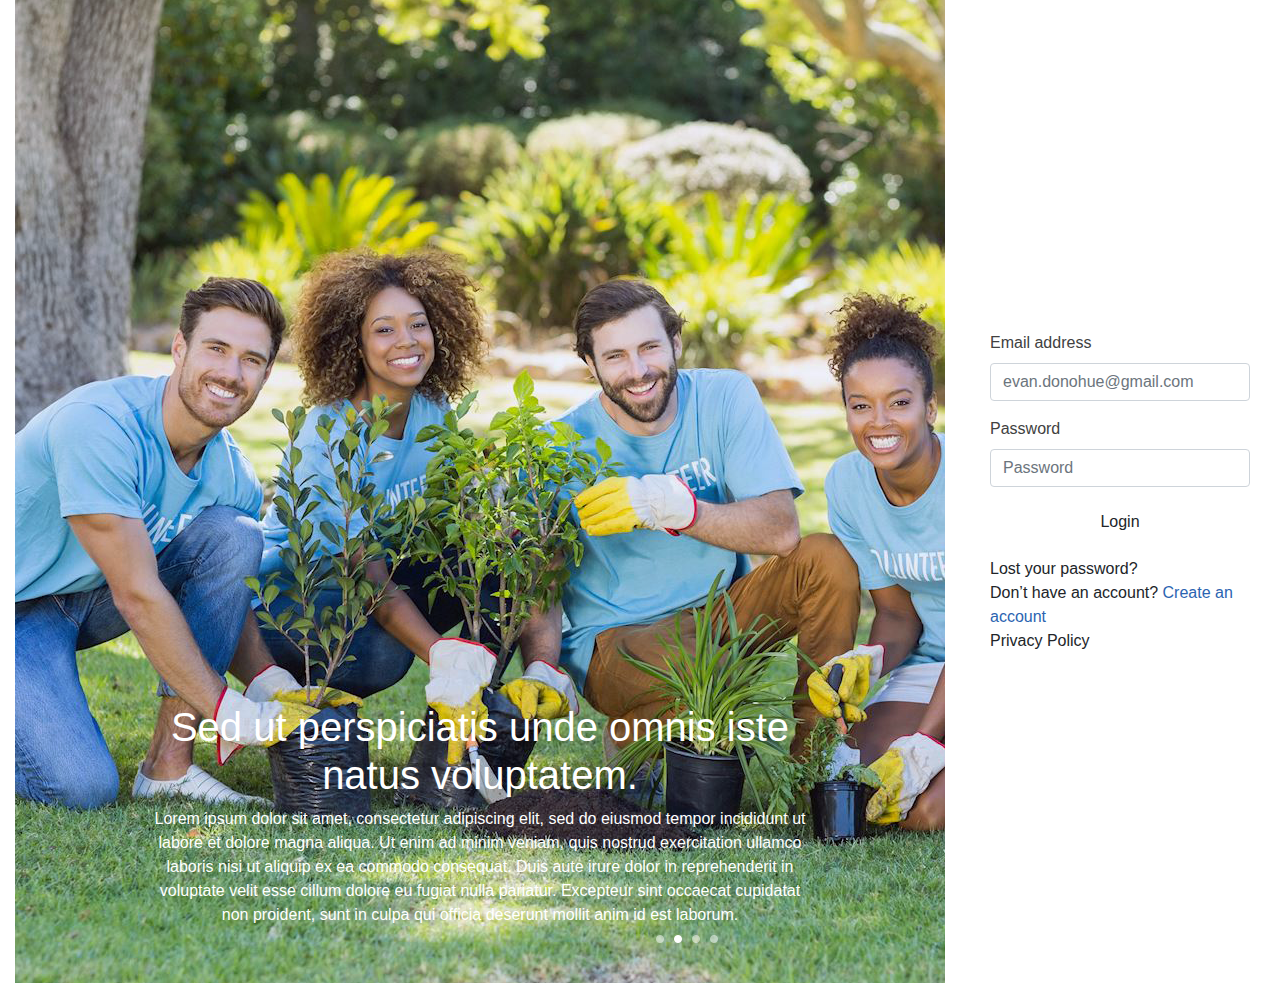
<file: CI platform/index.html>
<!DOCTYPE html>
<html lang="en">

<head>
    <meta http-equiv="Content-Type" content="text/html; charset=utf-8">
    <title></title>
    <link href="css/style.css" rel="stylesheet" type="text/css">
    <link rel="stylesheet" href="css/bootstrap.min.css">
    <link href="https://cdn.jsdelivr.net/npm/bootstrap@5.3.0-alpha1/dist/css/bootstrap.min.css" rel="stylesheet" integrity="sha384-GLhlTQ8iRABdZLl6O3oVMWSktQOp6b7In1Zl3/Jr59b6EGGoI1aFkw7cmDA6j6gD" crossorigin="anonymous">
    <link rel='stylesheet' href='https://cdn.jsdelivr.net/npm/bootstrap-icons@1.7.2/font/bootstrap-icons.css'>
</head>

<body>

    <div class="container-fluid">
        <div class="row">
            <div class="col-lg-9 col-xl-9 col-md-12" id="img">
                <div id="carouselExampleIndicators" class="carousel slide" data-ride="carousel">

                    <div class="carousel-inner">
                        <div class="carousel-item active">
                            <img class="d-block " src="images/Grow-Trees-On-the-path-to-environment-sustainability-login.png" alt="First slide ">
                            <div class="carousel-caption d-none d-md-block" id="left">
                                <div>
                                    <h1 id="caption">Sed ut perspiciatis unde omnis iste natus voluptatem.</h1>
                                </div>
                                <div>
                                    <p>Lorem ipsum dolor sit amet, consectetur adipiscing elit, sed do eiusmod tempor incididunt ut labore et dolore magna aliqua. Ut enim ad minim veniam, quis nostrud exercitation ullamco laboris nisi ut aliquip ex ea commodo
                                        consequat. Duis aute irure dolor in reprehenderit in voluptate velit esse cillum dolore eu fugiat nulla pariatur. Excepteur sint occaecat cupidatat non proident, sunt in culpa qui officia deserunt mollit anim id
                                        est laborum.
                                    </p>
                                </div>

                            </div>
                        </div>
                    </div>
                </div>

            </div>

            <div class="col-lg-3 col-xl-3 col-md-12 align-self-center left">
                <div class="container-fluid">
                    <div class="row">
                        <div class="col">
                            <form>
                                <div class="form-group">
                                    <label for="exampleInputEmail1" class="title">Email address</label>
                                    <input type="email" class="form-control" id="exampleInputEmail1" aria-describedby="emailHelp" placeholder="evan.donohue@gmail.com">
                                </div>
                                <div class="form-group">
                                    <label for="exampleInputPassword1">Password</label>
                                    <input type="password" class="form-control" id="exampleInputPassword1" placeholder="Password">
                                </div>
                                <div class="form-group login rounded-5">
                                    <button type="button" class="btn btn-block color">Login</button>
                                </div>
                                <div class="b1">
                                    <div class="b1">
                                        Lost your password?
                                    </div>
                                    <div class="b1">
                                        Don’t have an account? <span class="blue">Create an account</span>
                                    </div>
                                    <div class="b1" id="top">
                                        Privacy Policy
                                    </div>
                                </div>

                            </form>
                        </div>
                    </div>
                </div>
            </div>
        </div>
    </div>


</html>
</file>
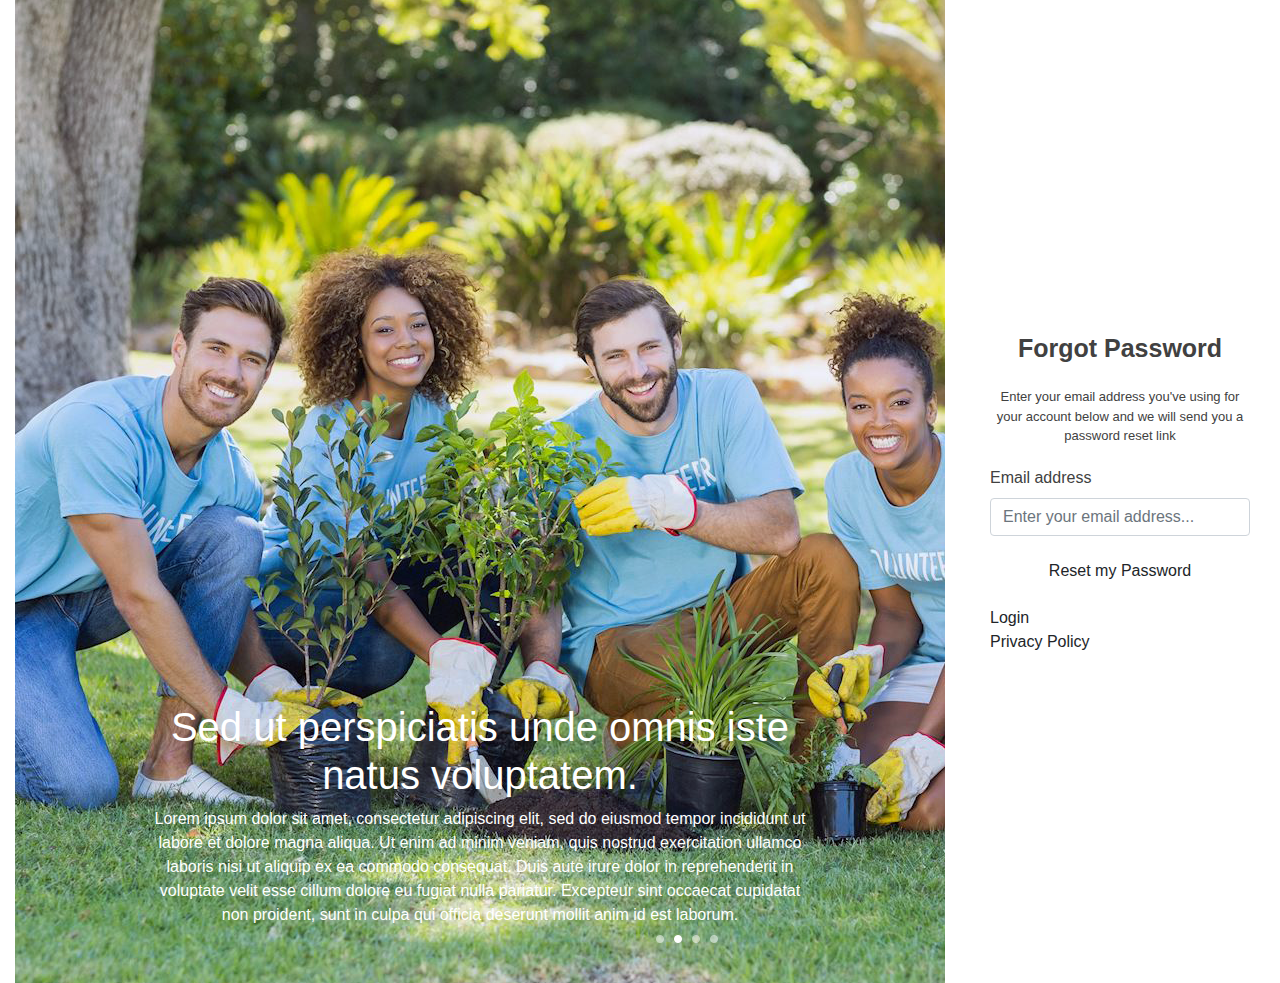
<file: CI platform/forgot_pass.html>
<!DOCTYPE html>
<html lang="en">

<head>
    <meta http-equiv="Content-Type" content="text/html; charset=utf-8">
    <title></title>
    <link href="css/style.css" rel="stylesheet" type="text/css">
    <link rel="stylesheet" href="css/bootstrap.min.css">
    <link href="https://cdn.jsdelivr.net/npm/bootstrap@5.3.0-alpha1/dist/css/bootstrap.min.css" rel="stylesheet" integrity="sha384-GLhlTQ8iRABdZLl6O3oVMWSktQOp6b7In1Zl3/Jr59b6EGGoI1aFkw7cmDA6j6gD" crossorigin="anonymous">
    <link rel='stylesheet' href='https://cdn.jsdelivr.net/npm/bootstrap-icons@1.7.2/font/bootstrap-icons.css'>
</head>

<body>

    <div class="container-fluid">
        <div class="row">
            <div class="col-lg-9 col-xl-9 col-md-12" id="img">
                <div id="carouselExampleIndicators" class="carousel slide" data-ride="carousel">

                    <div class="carousel-inner">
                        <div class="carousel-item active">
                            <img class="d-block " src="images/Grow-Trees-On-the-path-to-environment-sustainability-login.png" alt="First slide ">
                            <div class="carousel-caption d-none d-md-block" id="left">
                                <div>
                                    <h1 id="caption">Sed ut perspiciatis unde omnis iste natus voluptatem.</h1>
                                </div>
                                <div>
                                    <p>Lorem ipsum dolor sit amet, consectetur adipiscing elit, sed do eiusmod tempor incididunt ut labore et dolore magna aliqua. Ut enim ad minim veniam, quis nostrud exercitation ullamco laboris nisi ut aliquip ex ea commodo
                                        consequat. Duis aute irure dolor in reprehenderit in voluptate velit esse cillum dolore eu fugiat nulla pariatur. Excepteur sint occaecat cupidatat non proident, sunt in culpa qui officia deserunt mollit anim id
                                        est laborum.
                                    </p>
                                </div>

                            </div>
                        </div>
                    </div>
                </div>

            </div>

            <div class="col-lg-3 col-xl-3 col-md-12 align-self-center left">
                <div class="container-fluid">
                    <div class="row">
                        <div class="col">
                            <form>
                                <div class="b2">
                                    Forgot Password
                                </div>
                                <div class="b">
                                    Enter your email address you've using for your account below and we will send you a password reset link
                                </div>
                                <div class="form-group">
                                    <label for="exampleInputEmail1" class="title">Email address</label>
                                    <input type="email" class="form-control" id="exampleInputEmail1" aria-describedby="emailHelp" placeholder="Enter your email address...">
                                </div>

                                <div class="form-group login rounded-5">
                                    <button type="button" class="btn btn-block color">Reset my Password</button>
                                </div>
                                <div class="b1">
                                    <div class="b1">
                                        Login
                                    </div>
                                    <div class="b1" id="top">
                                        Privacy Policy
                                    </div>

                                </div>

                            </form>
                        </div>
                    </div>
                </div>
            </div>
        </div>
    </div>


</html>
</file>
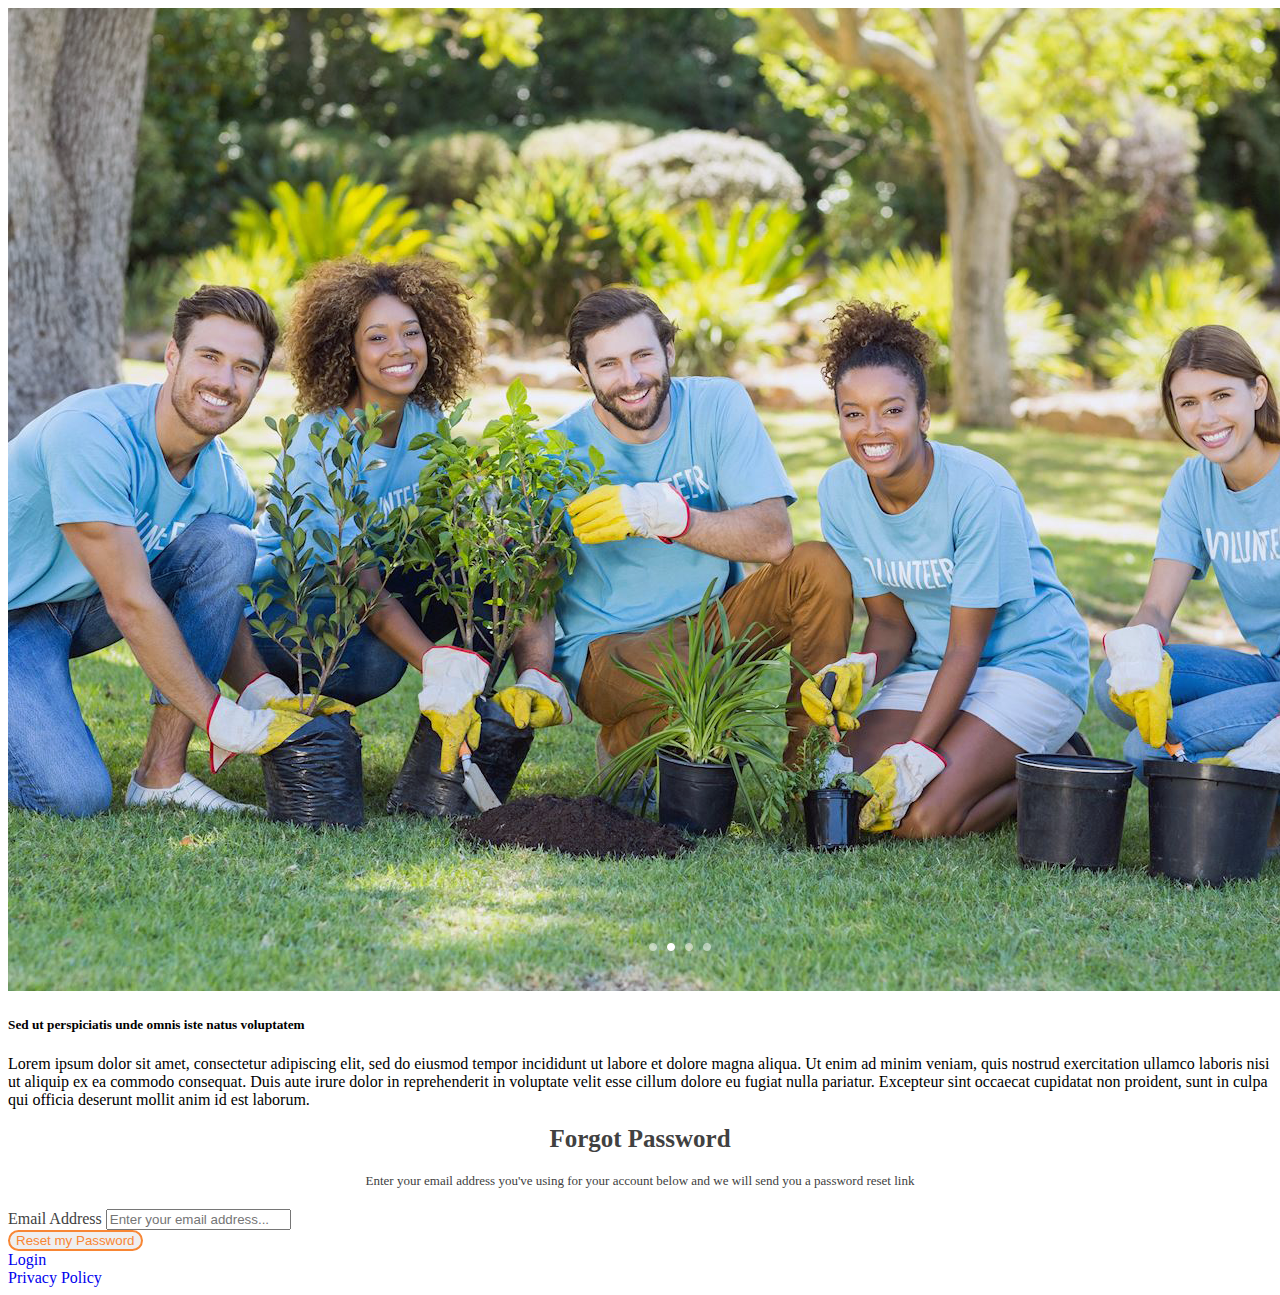
<file: CI platform/forgot_password.html>
<!DOCTYPE html>
<html lang="en">

<head>
    <meta charset="UTF-8">
    <meta http-equiv="X-UA-Compatible" content="IE=edge">
    <meta name="viewport" content="width=device-width, initial-scale=1.0">

    <link href="https://cdn.jsdelivr.net/npm/bootstrap@5.3.0-alpha1/dist/css/bootstrap.min.css" rel="stylesheet" integrity="sha384-GLhlTQ8iRABdZLl6O3oVMWSktQOp6b7In1Zl3/Jr59b6EGGoI1aFkw7cmDA6j6gD" crossorigin="anonymous">
    <script src="https://cdn.jsdelivr.net/npm/bootstrap@5.3.0-alpha1/dist/js/bootstrap.bundle.min.js" integrity="sha384-w76AqPfDkMBDXo30jS1Sgez6pr3x5MlQ1ZAGC+nuZB+EYdgRZgiwxhTBTkF7CXvN" crossorigin="anonymous"></script>

    <link href="css/style.css" rel="stylesheet" type="text/css">
    <title>Forgot password</title>
</head>

<body>
    <div class="container-fluid">
        <div class="row">
            <!---------- FIRST PART--------->

            <div class="col-lg-9 col-md-12 col-12">

                <div id="carouselExampleControls" class="carousel slide" data-bs-ride="carousel">
                    <div class="carousel-inner">
                        <div class="carousel-item active">
                            <img src="images/Grow-Trees-On-the-path-to-environment-sustainability-login.png" class="d-block w-100" alt="...">
                            <div class="carousel-caption d-none d-md-block">
                                <h5>Sed ut perspiciatis unde omnis iste natus voluptatem</h5>
                                <p>Lorem ipsum dolor sit amet, consectetur adipiscing elit, sed do eiusmod tempor incididunt ut labore et dolore magna aliqua. Ut enim ad minim veniam, quis nostrud exercitation ullamco laboris nisi ut aliquip ex ea commodo
                                    consequat. Duis aute irure dolor in reprehenderit in voluptate velit esse cillum dolore eu fugiat nulla pariatur. Excepteur sint occaecat cupidatat non proident, sunt in culpa qui officia deserunt mollit anim id est
                                    laborum.
                                </p>
                            </div>
                        </div>

                    </div>

                </div>

            </div>

            <!---------- Second Part --------->
            <div class="col-lg-3">

                <div class="container h-100">
                    <div class="row h-100 justify-content-center align-items-center">
                        <div class="col-10 col-md-8 col-lg-12">
                            <div class="b2">
                                Forgot Password
                            </div>
                            <div class="b">
                                Enter your email address you've using for your account below and we will send you a password reset link
                            </div>
                            <!-- Form -->
                            <form class="container mt-10" action="" method="post">
                                <!-- Input fields -->
                                <div class="form-group my-2">
                                    <label for="username" class="title">Email Address</label>
                                    <input type="text" class="form-control username my-2" id="username" placeholder="Enter your email address..." name="username">
                                </div>

                                <div class="d-grid gap-2 my-3 login">
                                    <button onclick="location.href='./reset_password.html'" class="btn btn light login">Reset my Password</button>
                                </div>

                                <!-- End input fields -->
                                <div class="row">
                                    <a href="./index.html" class="link-secondary my-2 text-center nounderline">Login</a>
                                </div>


                            </form>

                        </div>
                        <div class="col-lg-12 text-center">
                            <a href="#" class="link-secondary nounderline">Privacy Policy</a>
                        </div>
                    </div>
                </div>
            </div>

        </div>
    </div>
</body>

</html>
</file>
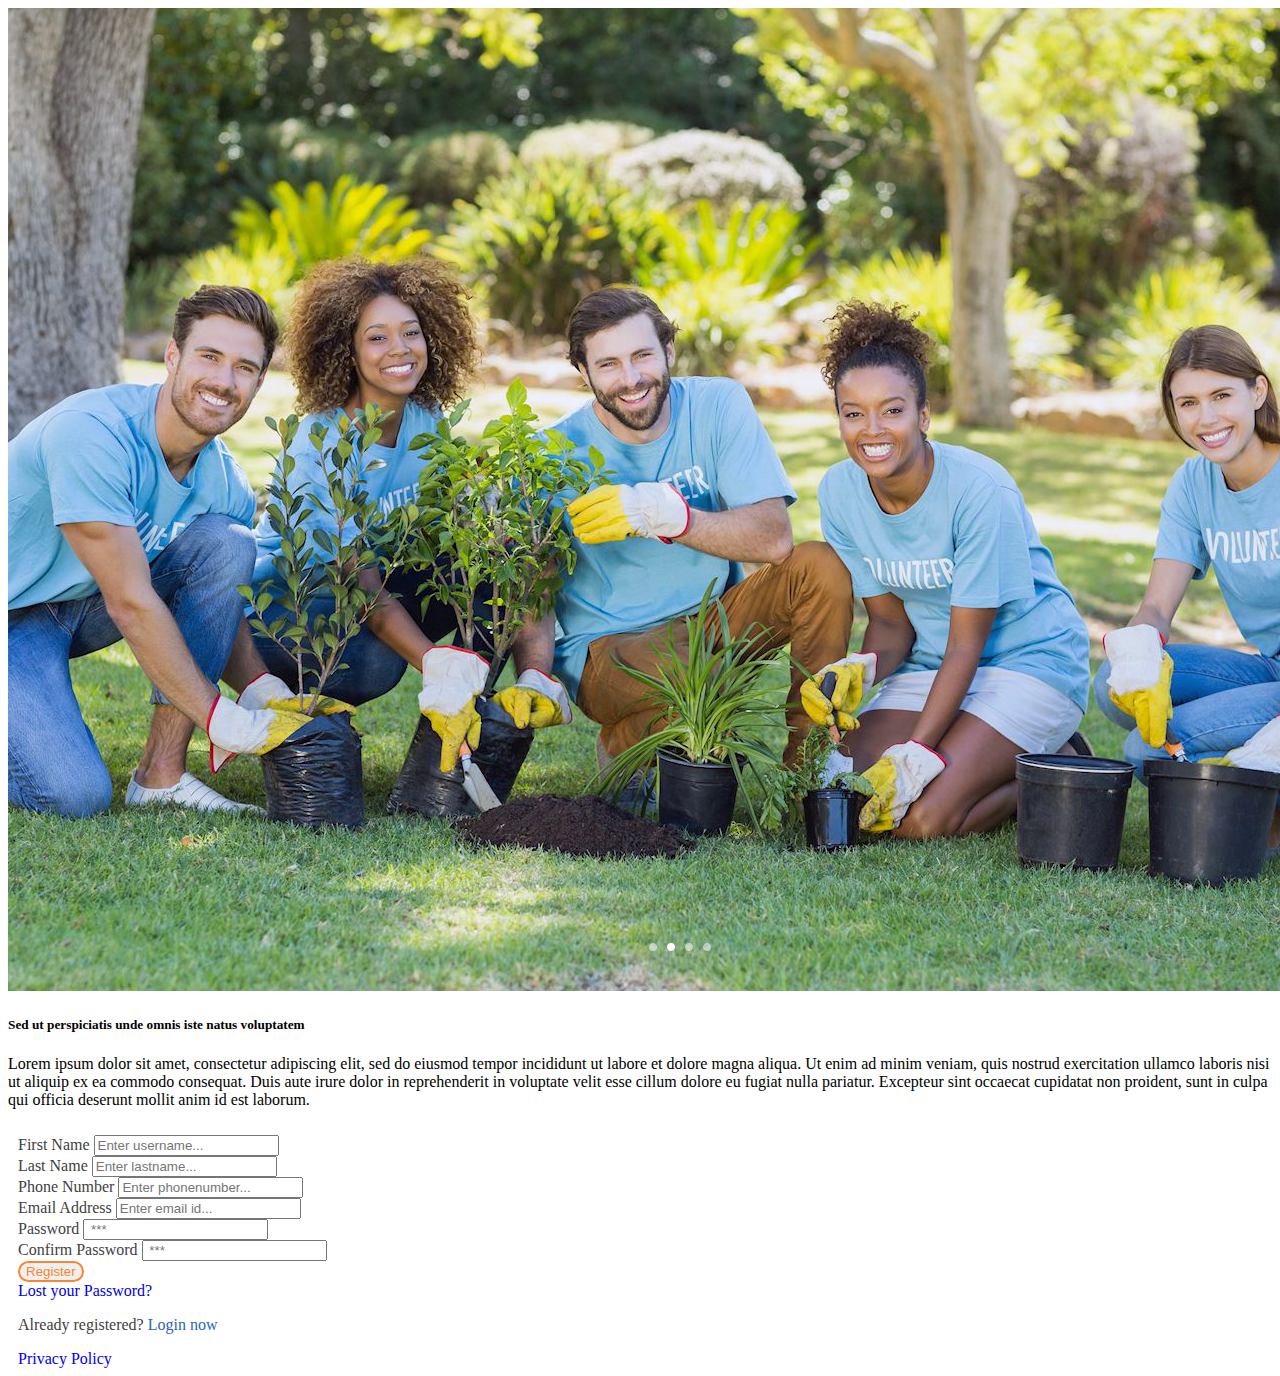
<file: CI platform/register.html>
<!DOCTYPE html>
<html lang="en">

<head>
    <meta charset="UTF-8">
    <meta http-equiv="X-UA-Compatible" content="IE=edge">
    <meta name="viewport" content="width=device-width, initial-scale=1.0">

    <link href="https://cdn.jsdelivr.net/npm/bootstrap@5.3.0-alpha1/dist/css/bootstrap.min.css" rel="stylesheet" integrity="sha384-GLhlTQ8iRABdZLl6O3oVMWSktQOp6b7In1Zl3/Jr59b6EGGoI1aFkw7cmDA6j6gD" crossorigin="anonymous">
    <script src="https://cdn.jsdelivr.net/npm/bootstrap@5.3.0-alpha1/dist/js/bootstrap.bundle.min.js" integrity="sha384-w76AqPfDkMBDXo30jS1Sgez6pr3x5MlQ1ZAGC+nuZB+EYdgRZgiwxhTBTkF7CXvN" crossorigin="anonymous"></script>

    <link href="css/style.css" rel="stylesheet" type="text/css">
    <title>Register</title>
</head>

<body>
    <div class="container-fluid">
        <div class="row">
            <!---------- FIRST PART--------->

            <div class="col-lg-9 col-md-12 col-12">

                <div id="carouselExampleControls" class="carousel slide" data-bs-ride="carousel">
                    <div class="carousel-inner">
                        <div class="carousel-item active">
                            <img src="images/Grow-Trees-On-the-path-to-environment-sustainability-login.png" class="d-block w-100" alt="...">
                            <div class="carousel-caption d-none d-md-block">
                                <h5>Sed ut perspiciatis unde omnis iste natus voluptatem</h5>
                                <p>Lorem ipsum dolor sit amet, consectetur adipiscing elit, sed do eiusmod tempor incididunt ut labore et dolore magna aliqua. Ut enim ad minim veniam, quis nostrud exercitation ullamco laboris nisi ut aliquip ex ea commodo
                                    consequat. Duis aute irure dolor in reprehenderit in voluptate velit esse cillum dolore eu fugiat nulla pariatur. Excepteur sint occaecat cupidatat non proident, sunt in culpa qui officia deserunt mollit anim id est
                                    laborum.
                                </p>
                            </div>
                        </div>

                    </div>

                </div>

            </div>

            <!---------- Second Part --------->
            <div class="col-lg-3 reg">

                <div class="container h-100">
                    <div class="row h-100 justify-content-center align-items-center">
                        <div class="col-10 col-md-8 col-lg-12">
                            <!-- Form -->
                            <form class="container mt-10" action="" method="post">
                                <!-- Input fields -->
                                <div class="form-group my-2">
                                    <label for="username" class="title">First Name</label>
                                    <input type="text" class="form-control username my-2" id="username" placeholder="Enter username..." name="username">
                                </div>

                                <div class="form-group my-2">
                                    <label for="username" class="title">Last Name</label>
                                    <input type="text" class="form-control username my-2" id="username" placeholder="Enter lastname..." name="username">
                                </div>

                                <div class="form-group my-2">
                                    <label for="username" class="title">Phone Number</label>
                                    <input type="text" class="form-control username my-2" id="username" placeholder="Enter phonenumber..." name="username">
                                </div>

                                <div class="form-group my-2">
                                    <label for="username" class="title">Email Address</label>
                                    <input type="text" class="form-control username my-2" id="username" placeholder="Enter email id..." name="username">
                                </div>

                                <div class="form-group my-2">
                                    <label for="password" class="title">Password</label>
                                    <input type="password" class="form-control password my-2" id="password" placeholder=" *** " name="password">
                                </div>

                                <div class="form-group my-2">
                                    <label for="password" class="title">Confirm Password</label>
                                    <input type="password" class="form-control password my-2" id="password" placeholder=" *** " name="password">
                                </div>
                                <div class="d-grid gap-2 my-3 login">
                                    <button class="btn btn light login">Register</button>
                                </div>
                                <!-- End input fields -->
                                <div class="row">
                                    <a href="./forgot_password.html" class="link-secondary my-2 text-center nounderline">Lost your Password?</a>
                                </div>

                                <div class="form-group text-center">
                                    <p class="title"> Already registered?
                                        <span> <a href="./index.html" class="link-primary nounderline blue"> Login now</a> </span>
                                    </p>
                                </div>
                            </form>

                        </div>
                        <div class="col-lg-12 text-center">
                            <a href="#" class="link-secondary nounderline">Privacy Policy</a>
                        </div>
                    </div>
                </div>
            </div>

        </div>
    </div>
</body>

</html>
</file>
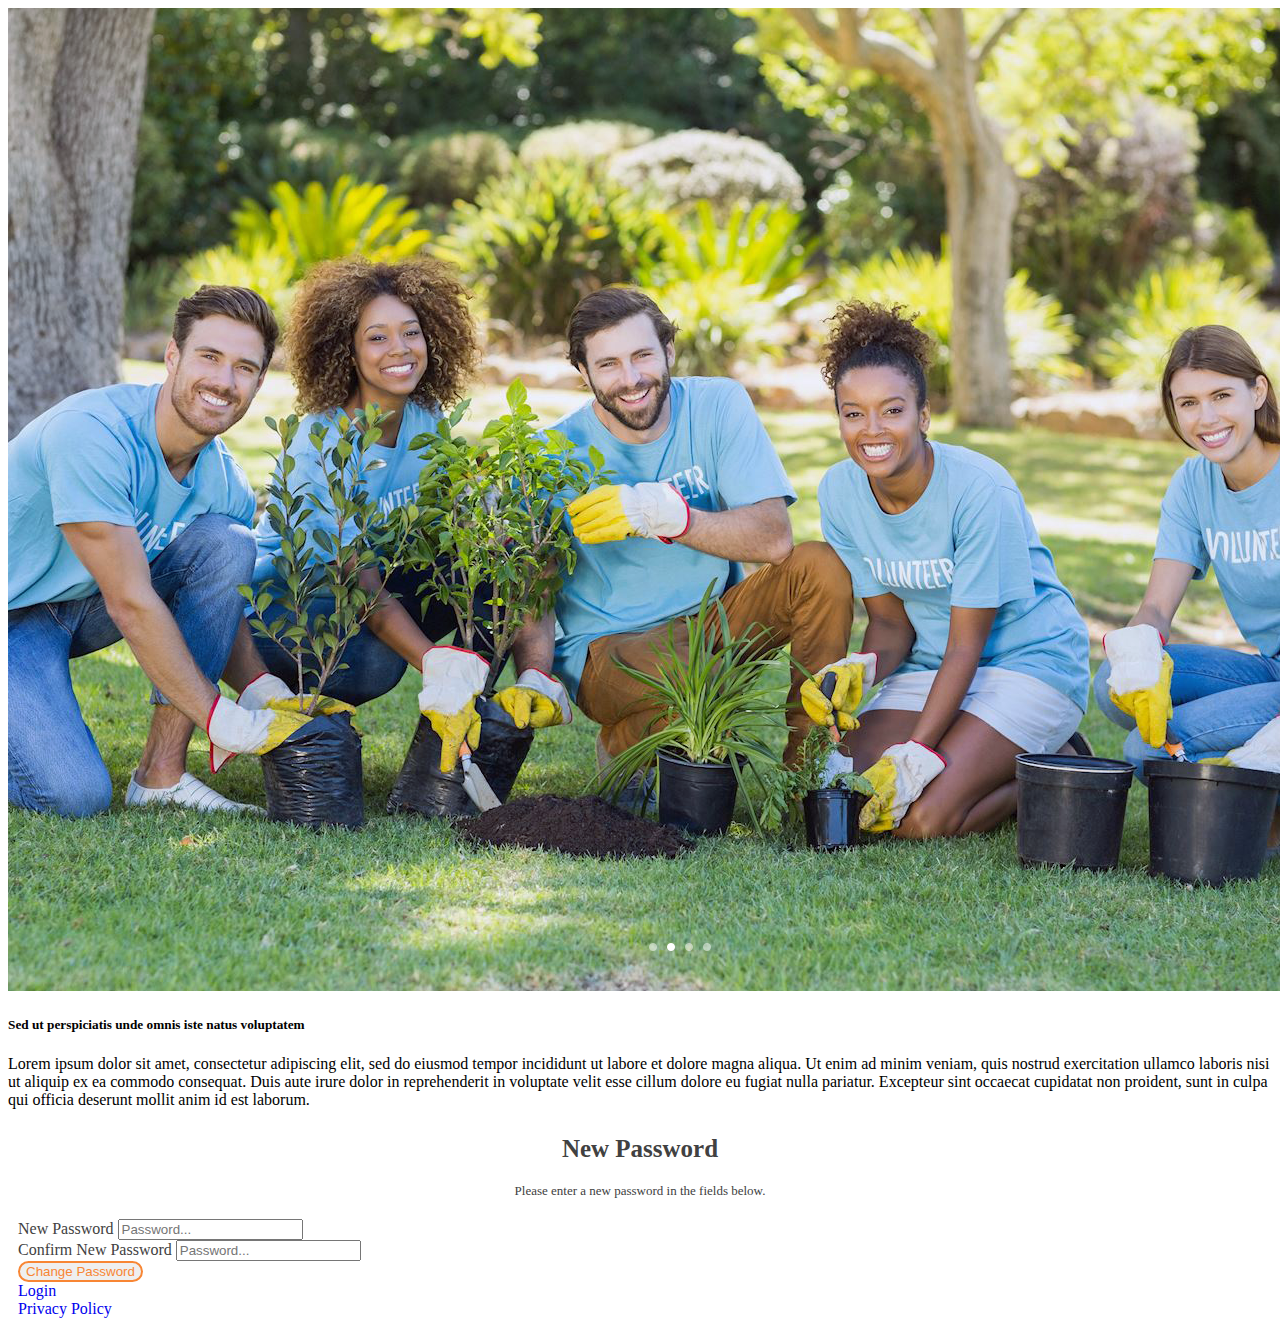
<file: CI platform/reset_password.html>
<!DOCTYPE html>
<html lang="en">

<head>
    <meta charset="UTF-8">
    <meta http-equiv="X-UA-Compatible" content="IE=edge">
    <meta name="viewport" content="width=device-width, initial-scale=1.0">

    <link href="https://cdn.jsdelivr.net/npm/bootstrap@5.3.0-alpha1/dist/css/bootstrap.min.css" rel="stylesheet" integrity="sha384-GLhlTQ8iRABdZLl6O3oVMWSktQOp6b7In1Zl3/Jr59b6EGGoI1aFkw7cmDA6j6gD" crossorigin="anonymous">
    <script src="https://cdn.jsdelivr.net/npm/bootstrap@5.3.0-alpha1/dist/js/bootstrap.bundle.min.js" integrity="sha384-w76AqPfDkMBDXo30jS1Sgez6pr3x5MlQ1ZAGC+nuZB+EYdgRZgiwxhTBTkF7CXvN" crossorigin="anonymous"></script>

    <link href="css/style.css" rel="stylesheet" type="text/css">
    <title>Reset password</title>
</head>

<body>
    <div class="container-fluid">
        <div class="row">
            <!---------- FIRST PART--------->

            <div class="col-lg-9 col-md-12 col-12">

                <div id="carouselExampleControls" class="carousel slide" data-bs-ride="carousel">
                    <div class="carousel-inner">
                        <div class="carousel-item active">
                            <img src="images/Grow-Trees-On-the-path-to-environment-sustainability-login.png" class="d-block w-100" alt="...">
                            <div class="carousel-caption d-none d-md-block">
                                <h5>Sed ut perspiciatis unde omnis iste natus voluptatem</h5>
                                <p>Lorem ipsum dolor sit amet, consectetur adipiscing elit, sed do eiusmod tempor incididunt ut labore et dolore magna aliqua. Ut enim ad minim veniam, quis nostrud exercitation ullamco laboris nisi ut aliquip ex ea commodo
                                    consequat. Duis aute irure dolor in reprehenderit in voluptate velit esse cillum dolore eu fugiat nulla pariatur. Excepteur sint occaecat cupidatat non proident, sunt in culpa qui officia deserunt mollit anim id est
                                    laborum.
                                </p>
                            </div>
                        </div>

                    </div>

                </div>

            </div>

            <!---------- Second Part --------->
            <div class="col-lg-3 reg">

                <div class="container h-100">
                    <div class="row h-100 justify-content-center align-items-center">
                        <div class="col-10 col-md-8 col-lg-12">
                            <div class="b2">
                                New Password
                            </div>
                            <div class="b">
                                Please enter a new password in the fields below.
                            </div>
                            <!-- Form -->
                            <form class="container mt-10" action="" method="post">
                                <!-- Input fields -->

                                <div class="form-group my-2">
                                    <label for="password" class="title">New Password</label>
                                    <input type="password" class="form-control password my-2" id="password" placeholder="Password..." name="password">
                                </div>

                                <div class="form-group my-2">
                                    <label for="password" class="title">Confirm New Password</label>
                                    <input type="password" class="form-control password my-2" id="password" placeholder="Password..." name="password">
                                </div>

                                <div class="d-grid gap-2 my-3 login">
                                    <button class="btn btn light login">Change Password</button>
                                </div>
                                <!-- End input fields -->
                                <div class="row">
                                    <a href="./index.html" class="link-secondary my-2 text-center nounderline">Login</a>
                                </div>


                            </form>

                        </div>
                        <div class="col-lg-12 text-center">
                            <a href="#" class="link-secondary nounderline">Privacy Policy</a>
                        </div>
                    </div>
                </div>
            </div>

        </div>
    </div>
</body>

</html>
</file>
<file: CI platform/css/style.css>
/* login */

.d-grid.gap-2.my-3>button {
    border: 2px solid #F88634;
    border-radius: 25px;
    color: #F88634;
}

.policy {
    padding-top: 300px;
    text-align: center !important;
}

.col-lg-12.text-center>p {
    font-size: 0.65rem;
    color: #414141;
}

.row {
    --bs-gutter-x: 0rem;
}

.container-fluid {
    padding-left: 0%;
}

.col-lg-9.col-md-12.col-12 {
    padding-left: calc(var(--bs-gutter-x) * .0);
    padding-right: calc(var(--bs-gutter-x) * .0);
}

.title {
    color: #414141 !important;
}

label {
    color: #414141 !important;
}

.nounderline {
    text-decoration: none !important;
}

.blue {
    color: #2B64B1;
}


/* forgot password, reset password & register*/

.b {
    text-align: center;
    color: #414141 !important;
    margin-bottom: 20px;
    font-size: small;
}

.b2 {
    text-align: center;
    color: #414141 !important;
    margin-bottom: 20px;
    margin-top: auto;
    font-size: 25px;
    font-weight: 550;
}

.reg {
    padding: 10px 10px 0px 10px;
}
</file>
